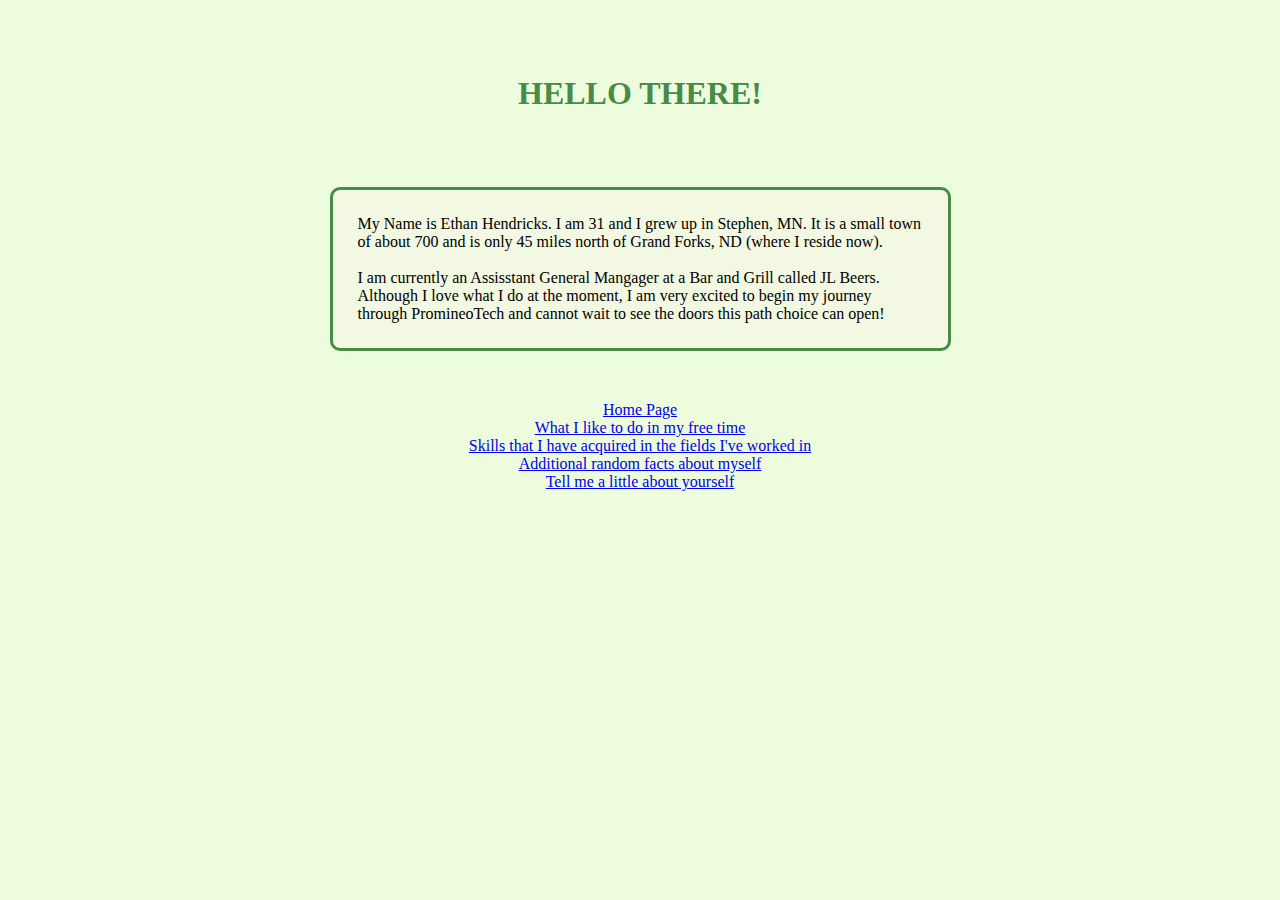
<file: Week-2/index.html>
<!DOCTYPE html>
<html lang="en">
    <head>
        <meta charset="UTF-8">
        <meta name="viewport" content="width=device-width, initial-scale=1.0">
        <title>Document</title>

<!-- The link for the exteral CSS stylesheet-->

        <link rel="stylesheet" href="styles.css">
    </head>

<!--I decided to use this assignment as a 'Get to know me' page-->
<!--This page is used primarly as a friendly greeting to the user-->

<!--Couple sizes of headers and links to navigate each page here-->
<!--Paragraph tags for this page because I liked the default spacing-->

    <body>
        <h1>HELLO THERE!</h1>

            <!--Added selector for intro text-->

            <div class="main-text">
                My Name is Ethan Hendricks. I am 31 and I grew up in Stephen, MN. 
                It is a small town of about 700 and is only 45 miles north of Grand Forks, ND (where I reside now).<br><br>
                I am currently an Assisstant General Mangager at a Bar and Grill called JL Beers. Although 
                I love what I do at the moment, I am very excited to begin my journey through PromineoTech 
                and cannot wait to see the doors this path choice can open!
            </div>

<!--A few links down below to move from page to page and learn a little bit about me-->

        <!--Added selector for links-->
        
        <div class="link-text">
            <a href="index.html">Home Page</a><br>
            <a href="page1.html">What I like to do in my free time</a><br>
            <a href="page2.html">Skills that I have acquired in the fields I've worked in</a><br>
            <a href="page3.html">Additional random facts about myself</a><br>
            <a href="page4.html">Tell me a little about yourself</a>
        </div>
    </body>
</html>
</file>
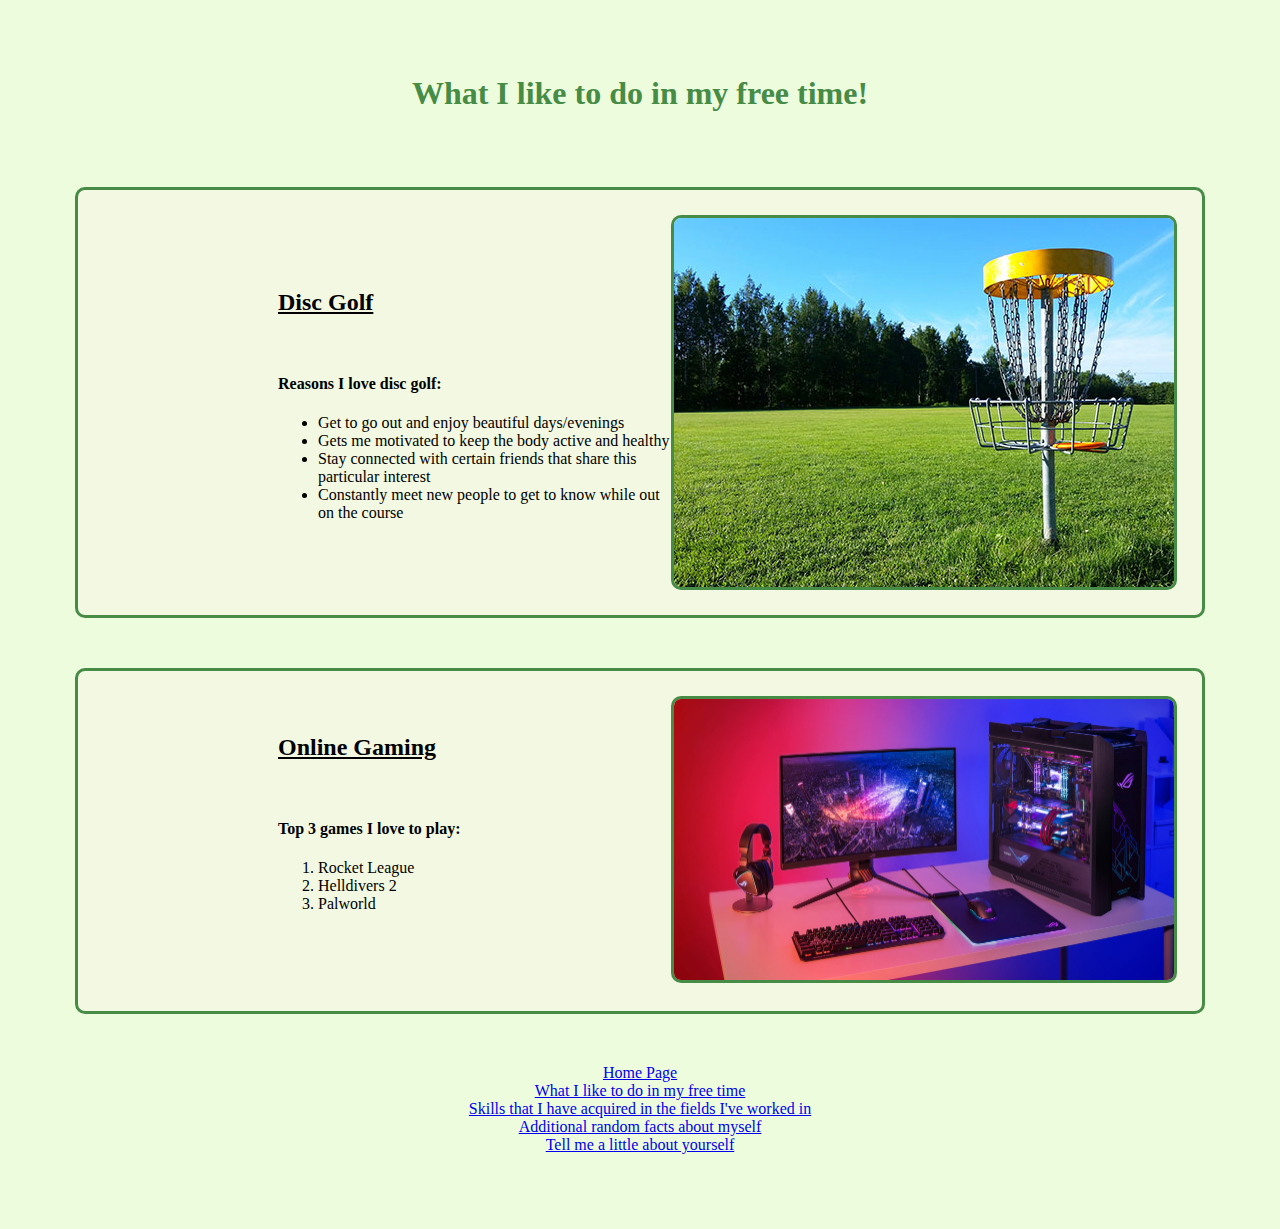
<file: Week-2/page1.html>
<!DOCTYPE html>
<html lang="en">
    <head>
        <meta charset="UTF-8">
        <meta name="viewport" content="width=device-width, initial-scale=1.0">
        <title>Document</title>

<!-- The link for the exteral CSS stylesheet-->

        <link rel="stylesheet" href="styles.css">
    </head>

<!--I used this page to show my favorite pass-times-->
<!--I incorporated a couple section tags on this page to seperate the two different topics-->
<!--I added a couple links for images, adjusted the sizes to preference, and created an alt description if the image failed to work-->
<!--I didn't actually add the images in as a file, I just kept using links from Google-->

    <body>
        <h1>What I like to do in my free time!</h1>

            <!--Added selector for first image float attempt-->
            <!--Each of the images in this page are set to float right-->

            <div id="first-content">
                <img src="Images/Disc-Golf.jpg" id="image-border" width="500" alt="An image of a disc golf basket in a field"><br><br><br>
                <h2><u>Disc Golf</u></h2><br>
                <h4>Reasons I love disc golf:</h4>

<!--Created an unorded list-->

                <ul>
                    <li>Get to go out and enjoy beautiful days/evenings</li>
                    <li>Gets me motivated to keep the body active and healthy</li>
                    <li>Stay connected with certain friends that share this particular interest</li>
                    <li>Constantly meet new people to get to know while out on the course</li>
                </ul>
            </div>

            <!--Added selector for second image float attempt-->

        <div id="second-content">
            <img src="Images/PC.jpg" id="image-border" width="500" alt="An image of a gaming PC setup"><br>
            <h2><u>Online Gaming</u></h2><br>
            <h4>Top 3 games I love to play:</h4>

<!--Created the ordered list to depict a rating for the games I play-->

            <ol>
                <li>Rocket League</li>
                <li>Helldivers 2</li>
                <li>Palworld</li>
            </ol>
        </div>

<!--More links with the selector to travese around-->

        <div class="link-text">
            <a href="index.html">Home Page</a><br>
            <a href="page1.html">What I like to do in my free time</a><br>
            <a href="page2.html">Skills that I have acquired in the fields I've worked in</a><br>
            <a href="page3.html">Additional random facts about myself</a><br>
            <a href="page4.html">Tell me a little about yourself</a>
        </div>
    </body>
</html>
</file>
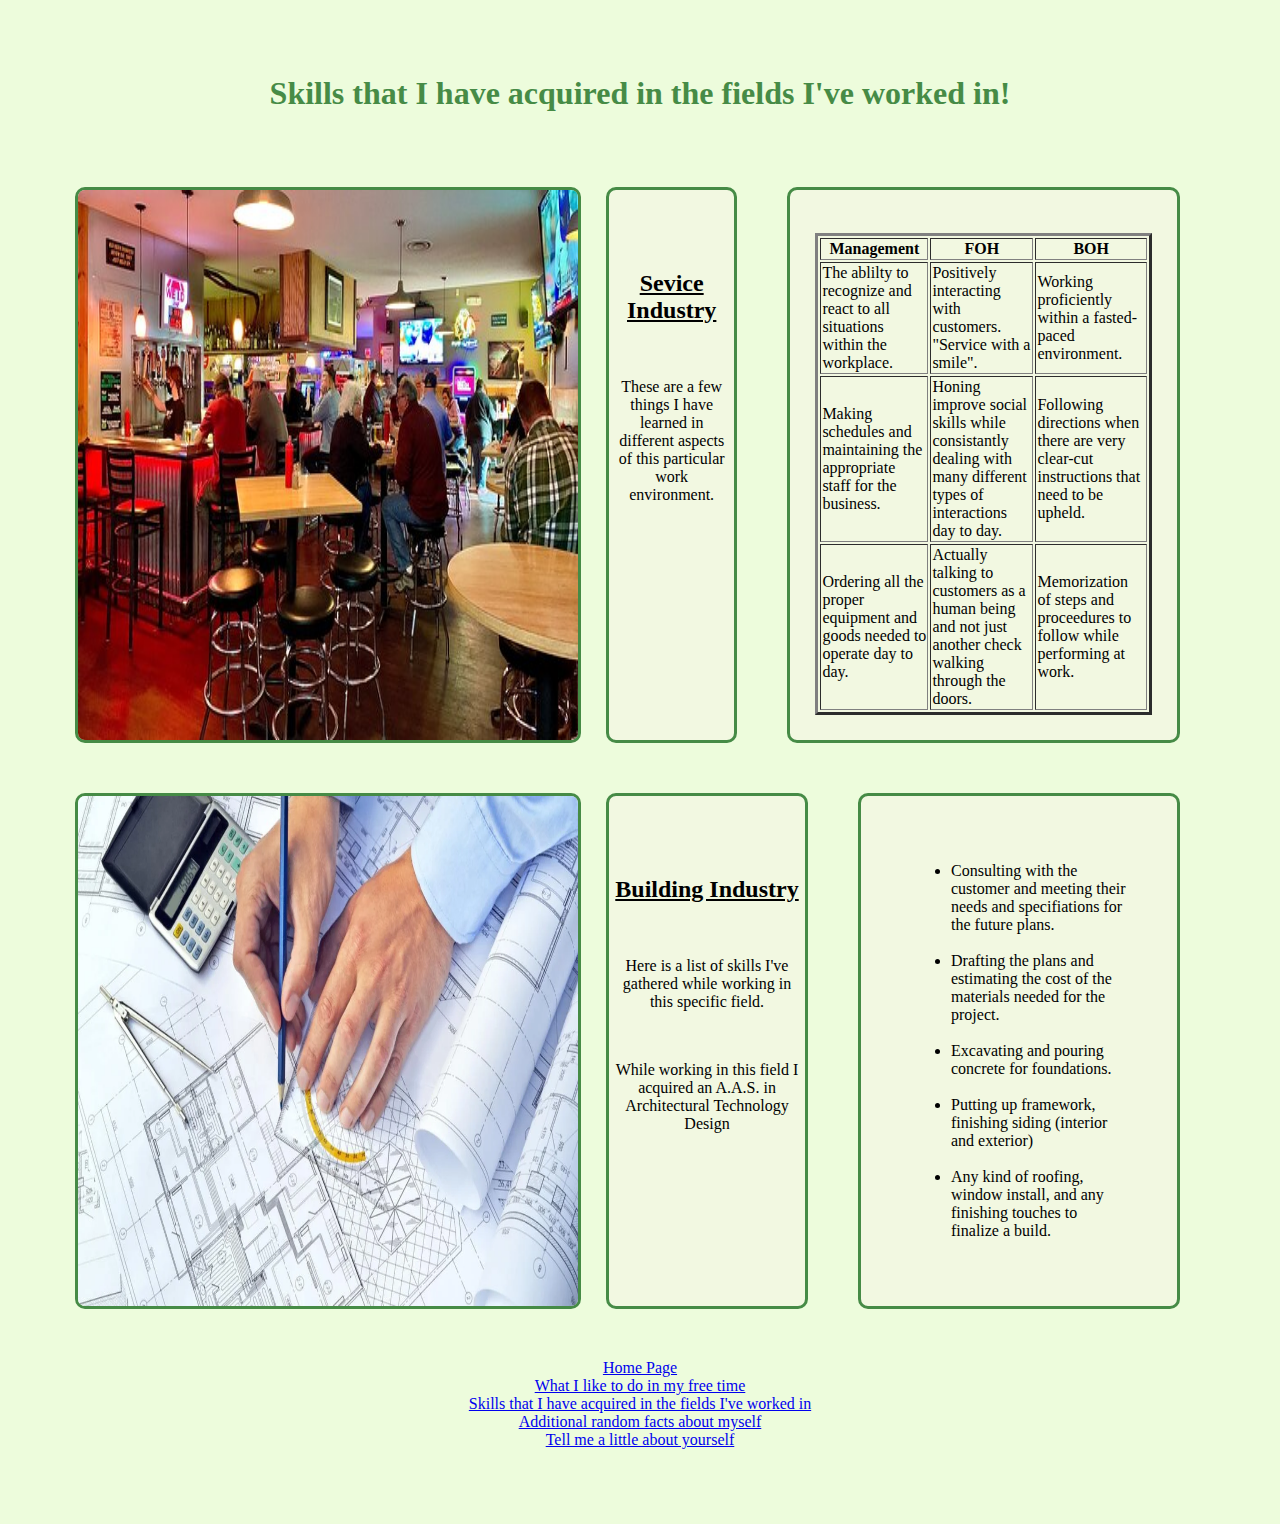
<file: Week-2/page2.html>
<!DOCTYPE html>
<html lang="en">
    <head>
        <meta charset="UTF-8">
        <meta name="viewport" content="width=device-width, initial-scale=1.0">
        <title>Document</title>

<!-- The link for the exteral CSS stylesheet-->

        <link rel="stylesheet" href="styles.css">
    </head>

<!--Used this page to show skills I have-->
<!--Used section tags for the two different topics-->

    <body>
        <h1>Skills that I have acquired in the fields I've worked in!</h1>

        <!--Using a 'conatiner' class to organize everything across the webpage that is 'sevice industry' related-->
        <div class="container">

            <!--The first id selector I used for the remaining images-->

                <img src="Images/Bar Scene.jpg" id="image-border" width="500" alt="An image of a standard bar and grill">
            
            <!--Entering another class to add borders for each element in this 'container'-->
            
            <div class="service-text">
                <h2><u>Sevice Industry</u></h2><br>
                <p>These are a few things I have learned in different aspects of this particular work environment.</p>
            </div>

<!--Created a table with one header row and three data rows-->

            <div class="service">    
                <table border="3">
                    <tr>
                        <th>Management</th>
                        <th>FOH</th>
                        <th>BOH</th><br>
                    </tr>  
                    <tr>
                        <td>The ablilty to recognize and react to all situations within the workplace.</td>
                        <td>Positively interacting with customers. "Service with a smile".</td>
                        <td>Working proficiently within a fasted-paced environment.</td>
                    </tr>    
                    <tr>
                        <td>Making schedules and maintaining the appropriate staff for the business.</td>
                        <td>Honing improve social skills while consistantly dealing with many different types of interactions day to day. </td>
                        <td>Following directions when there are very clear-cut instructions that need to be upheld.</td>
                    </tr>
                    <tr>
                        <td>Ordering all the proper equipment and goods needed to operate day to day.</td>
                        <td>Actually talking to customers as a human being and not just another check walking through the doors.</td>
                        <td>Memorization of steps and proceedures to follow while performing at work.</td>
                    </tr>
                </table>
            </div>
        </div>

<!--Another unorded list here-->

        <!--The start to the other container-->

        <div class="container">

            <!--Cont. to use class and id selectors-->

                <img id="image-border" src="Images/Building-Plans.webp" width="500" alt="An image of building blueprints">
            <div class="service-text">
                <h2><u>Building Industry</u></h2><br>
                <p>Here is a list of skills I've gathered while working in this specific field.</p><br>
                <p>While working in this field I acquired an A.A.S. in Architectural Technology Design</p>
            </div>
            <div class="building-text">
                <ul>
                    <li>Consulting with the customer and meeting their needs and specifiations for the future plans.</li><br>
                    <li>Drafting the plans and estimating the cost of the materials needed for the project.</li><br>
                    <li>Excavating and pouring concrete for foundations.</li><br>
                    <li>Putting up framework, finishing siding (interior and exterior)</li><br>
                    <li>Any kind of roofing, window install, and any finishing touches to finalize a build.</li>
                </ul>
            
            </div>
        </div>

<!--More links with the selector-->

        <div class="link-text">
            <a href="index.html">Home Page</a><br>
            <a href="page1.html">What I like to do in my free time</a><br>
            <a href="page2.html">Skills that I have acquired in the fields I've worked in</a><br>
            <a href="page3.html">Additional random facts about myself</a><br>
            <a href="page4.html">Tell me a little about yourself</a>
        </div>
    </body>
</html>
</file>
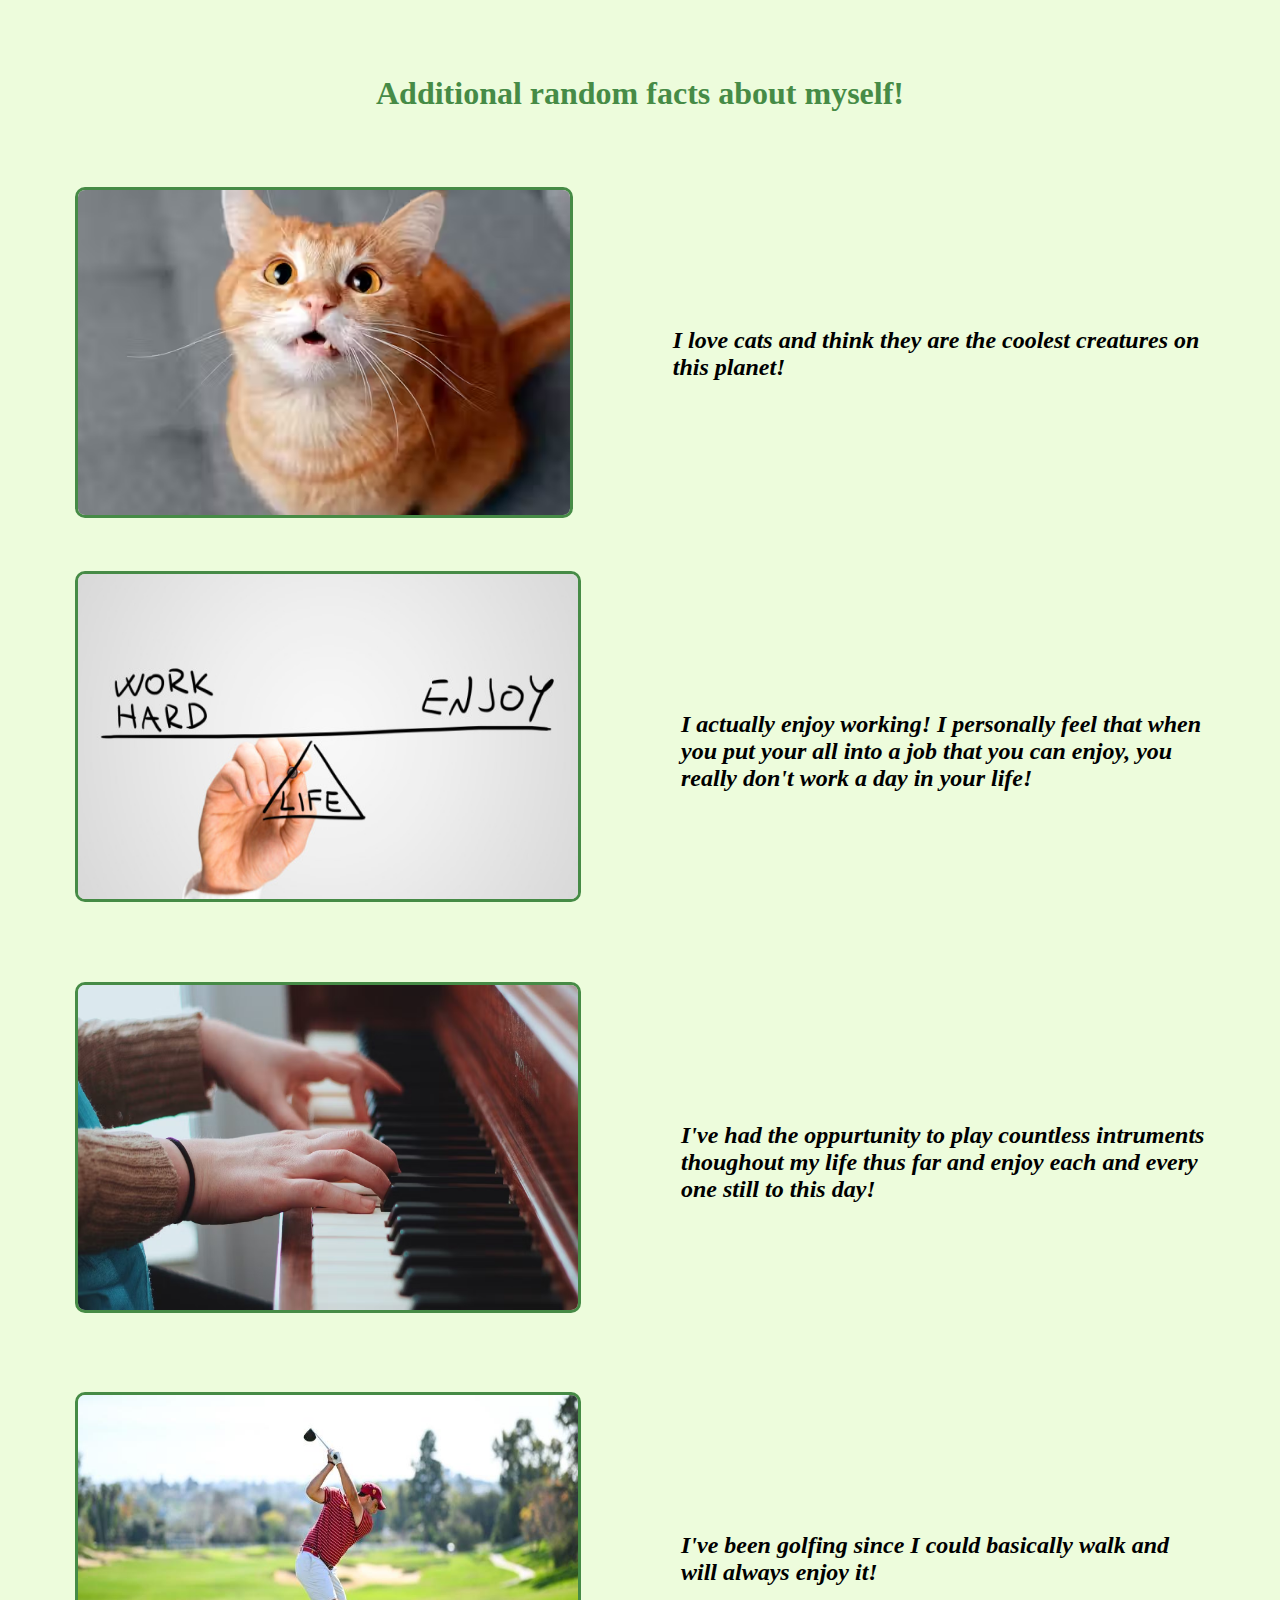
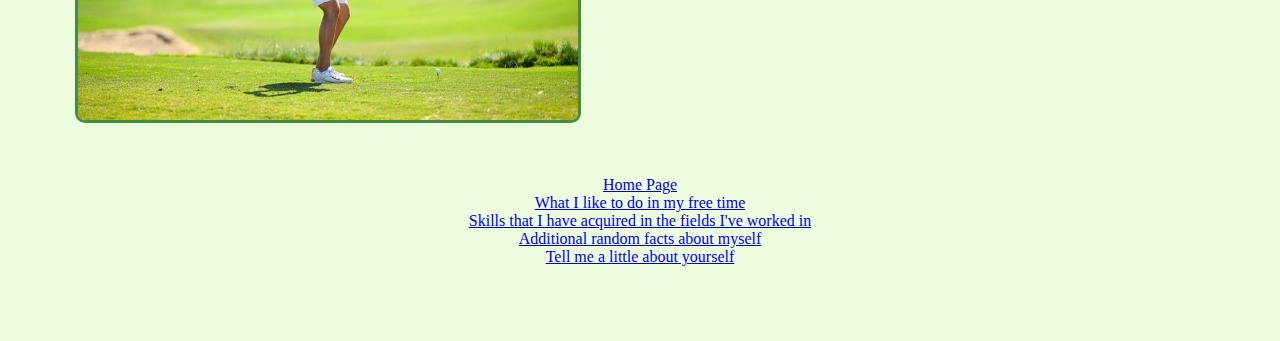
<file: Week-2/page3.html>
<!DOCTYPE html>
<html lang="en">
    <head>
        <meta charset="UTF-8">
        <meta name="viewport" content="width=device-width, initial-scale=1.0">
        <title>Document</title>

<!-- The link for the exteral CSS stylesheet-->

        <link rel="stylesheet" href="styles.css">
    </head>

<!--I used this page to share some more random facts about me-->
<!--This page I didn't do anything different for the assignment really-->
<!--More section tags-->

    <body>
        <h1>Additional random facts about myself!</h1>

        <!--Another 'container' along with more class and id selectors throughout-->

        <div class="container">
                <img id="image-border" height="325" src="Images/Cat.avif" width="500" alt="An image of a cat">
                <h2 id="random-text"><i>I love cats and think they are the coolest creatures on this planet!</i></h2>
        </div>
        <div class="container">    
                <img id="image-border" height="325" src="Images/Life-Scale.jpg" width="500" alt="An image depicting the balance of work and life">
                <h2 id="random-text"><i>I actually enjoy working! I personally feel that when you put your all into a job that you can enjoy, you really don't work a day in your life!</i></h2>
        </div>
        <div class="container">
                <img id="image-border" height="325" src="Images/Piano.jpg" width="500" alt="An image of a piano">
                <h2 id="random-text"><i>I've had the oppurtunity to play countless intruments thoughout my life thus far and enjoy each and every one still to this day!</i></h2>
        </div>
        <div class="container">
                <img id="image-border" height="325" src="Images/Golf.jpg" width="500" alt="An image of a golfer">
                <h2 id="random-text"><i>I've been golfing since I could basically walk and will always enjoy it!</i></h2>
        </div>

<!--More links with selector-->

        <div class="link-text">
            <a href="index.html">Home Page</a><br>
            <a href="page1.html">What I like to do in my free time</a><br>
            <a href="page2.html">Skills that I have acquired in the fields I've worked in</a><br>
            <a href="page3.html">Additional random facts about myself</a><br>
            <a href="page4.html">Tell me a little about yourself</a>
        </div>
    </body>
</html>
</file>
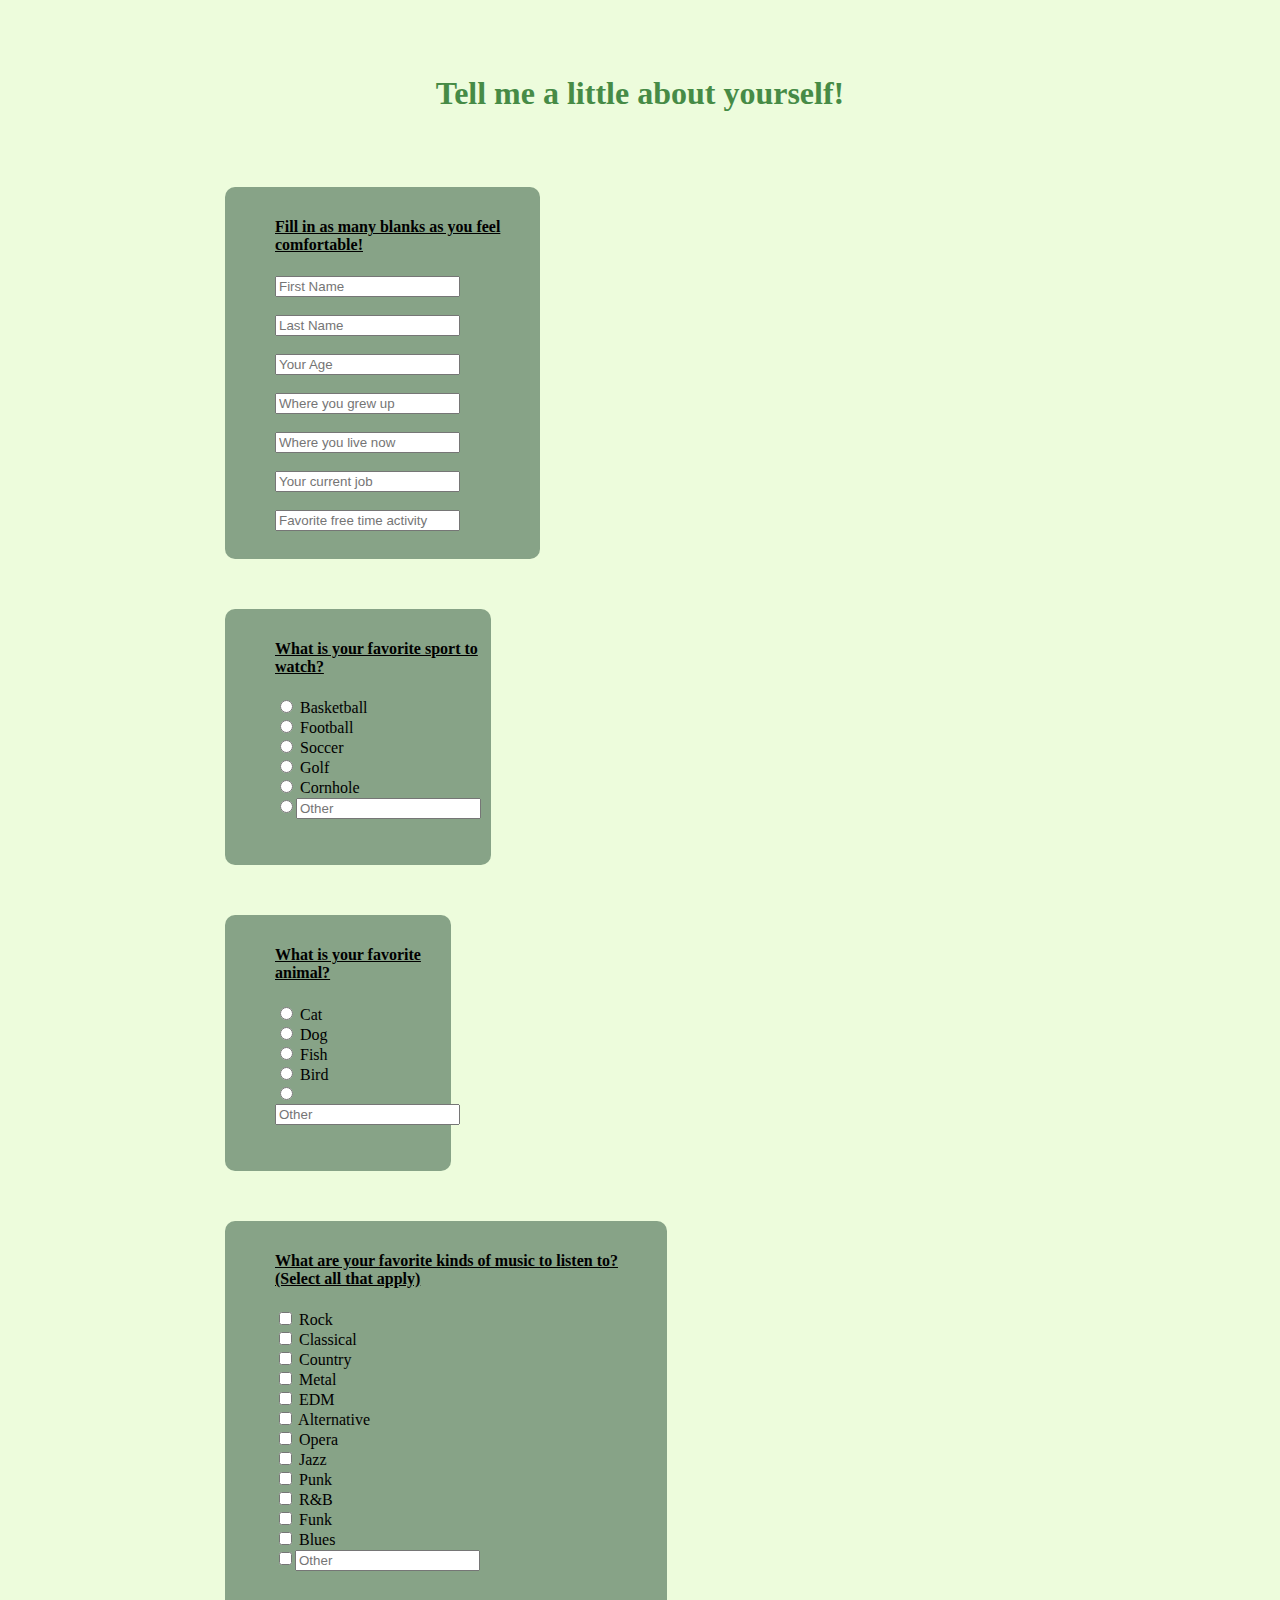
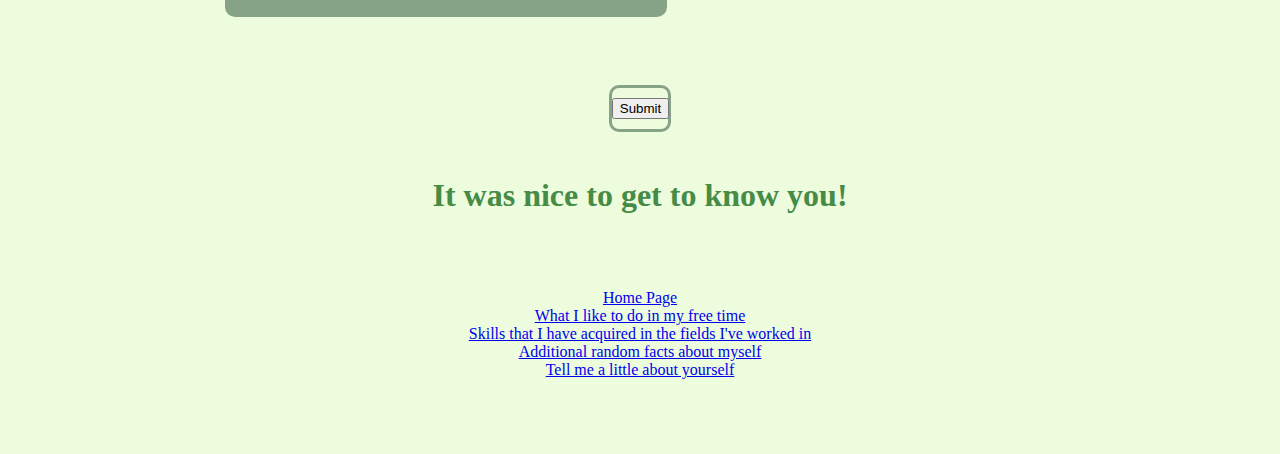
<file: Week-2/page4.html>
<!DOCTYPE html>
<html lang="en">
    <head>
        <meta charset="UTF-8">
        <meta name="viewport" content="width=device-width, initial-scale=1.0">
        <title>Document</title>

<!-- The link for the exteral CSS stylesheet-->

        <link rel="stylesheet" href="styles.css">
    </head>

<!--This page was used to get to know the consumers a little bit-->

    <body>
        <h1>Tell me a little about yourself!</h1>

<!--A text insert form-->

        <!--Added thicker margins-->

        <div class="form-page">

            <!--Added a borderless background for these answer boxes-->

            <form id="form-question-1">
                <h4><u>Fill in as many blanks as you feel comfortable!</u></h4>
                <input type="text" name="FirtName" placeholder="First Name"><br><br>
                <input type="text" name="LastName" placeholder="Last Name"><br><br>
                <input type="text" name="Age" placeholder="Your Age"><br><br>
                <input type="text" name="FromLocation" placeholder="Where you grew up"><br><br>
                <input type="text" name="AtLocation" placeholder="Where you live now"><br><br>
                <input type="text" name="Profession" placeholder="Your current job"><br><br>
                <input type="text" name="PassTime" placeholder="Favorite free time activity"><br><br>
            </form>

<!--A couple of radio type form-->

            <form id="form-question-2">
                <h4><u>What is your favorite sport to watch?</u></h4>
                    <input type="radio" name="Sport" value="Basketball"> Basketball<br>
                    <input type="radio" name="Sport" value="Football"> Football<br>
                    <input type="radio" name="Sport" value="Soccer"> Soccer<br>
                    <input type="radio" name="Sport" value="Golf"> Golf<br>
                    <input type="radio" name="Sport" value="Cornhole"> Cornhole<br>
                    <input type="radio" name="Sport" value="Other"><input type="text" name="OtherSport" placeholder="Other"><br><br><br>
            </form>
            <form id="form-question-3">    
                    <h4><u>What is your favorite animal?</u></h4>
                    <input type="radio" name="Animal" value="Cat"> Cat<br>
                    <input type="radio" name="Animal" value="Dog"> Dog<br>
                    <input type="radio" name="Animal" value="Fish"> Fish<br>
                    <input type="radio" name="Animal" value="Bird"> Bird<br>
                    <input type="radio" name="Animal" value="Other"><input type="text" name="OtherAnimal" placeholder="Other"><br><br><br>
            </form>    

<!--I added a multiple checkbox form here just to switch it up using something different-->

            <form id="form-question-4">    
                <h4><u>What are your favorite kinds of music to listen to? (Select all that apply)</u></h4>
                    <input type="checkbox" name="Music" value="Rock"> Rock<br>
                    <input type="checkbox" name="Music" value="Classical"> Classical<br>
                    <input type="checkbox" name="Music" value="Country"> Country<br>
                    <input type="checkbox" name="Music" value="Metal"> Metal<br>
                    <input type="checkbox" name="Music" value="EDM"> EDM<br>
                    <input type="checkbox" name="Music" value="Alternative"> Alternative<br>
                    <input type="checkbox" name="Music" value="Opera"> Opera<br>
                    <input type="checkbox" name="Music" value="Jazz"> Jazz<br>
                    <input type="checkbox" name="Music" value="Punk"> Punk<br>
                    <input type="checkbox" name="Music" value="R&B"> R&B<br>
                    <input type="checkbox" name="Music" value="Funk"> Funk<br>
                    <input type="checkbox" name="Music" value="Blues"> Blues<br>
                    <input type="checkbox" name="Music" value="Other"><input type="text" name="OtherMusic" placeholder="Other"><br><br><br>
            </form>        

<!--The submit button-->

            <br>
        </div>

            <!--Added small border to make submit button pop-->

                <div id="submit">
                    <input type="submit" value="Submit">
                </div>
        <h1>It was nice to get to know you!</h1>

<!--More links and selector-->

        <div class="link-text">
            <a href="index.html">Home Page</a><br>
            <a href="page1.html">What I like to do in my free time</a><br>
            <a href="page2.html">Skills that I have acquired in the fields I've worked in</a><br>
            <a href="page3.html">Additional random facts about myself</a><br>
            <a href="page4.html">Tell me a little about yourself</a>
        </div>
    </body>
</html>
</file>
<file: Week-2/styles.css>
/* This is my external styles sheet--*/

/*--------------------------------------------------------------------------------------------------------*/
/*--------------------------------------------------------------------------------------------------------*/

/* These are all my Element Selectors--*/

/*--------------------------------------------------------------------------------------------------------*/
/*--------------------------------------------------------------------------------------------------------*/

html {
    font-family: Georgia, 'Times New Roman', Times, serif;
    background-color: rgb(237, 252, 220)
}

body {
    margin: 75px;
}

h1 {
    text-align: center;
    margin-top: 45px;
    margin-bottom: 75px;
    color:rgb(70, 139, 70);
}

img {
    float: right;
}

/*--------------------------------------------------------------------------------------------------------*/
/*--------------------------------------------------------------------------------------------------------*/

/* These are my Custom Class Selectors--*/

/*--------------------------------------------------------------------------------------------------------*/
/*--------------------------------------------------------------------------------------------------------*/

.link-text {
    text-align: center;
    margin-top: 50px;
}

.container {
    display: flex;
    margin-bottom: 50px;
}

/* For index.html--*/

.main-text {
    background-color: rgb(242, 248, 225);
    border: solid rgb(70, 139, 70);
    border-radius: 10px;
    padding: 25px 25px;
    width: 50%;
    text-justify: center;
    margin: auto;
}

/* For page2.html--*/

.service {
    padding: 25px;
    background-color: rgb(242, 248, 225);
    border: solid rgb(70, 139, 70);
    border-radius: 10px;
    margin: 0px 25px;
}

.service-text {
    padding: 60px 5px;
    background-color: rgb(242, 248, 225);
    border: solid rgb(70, 139, 70);
    border-radius: 10px;
    margin: 0px 25px;
    text-align: center;
}

.building-text {
    padding: 50px;
    background-color: rgb(242, 248, 225);
    border: solid rgb(70, 139, 70);
    border-radius: 10px;
    margin: 0px 25px;
    text-align: left;
}

/* For page4.html--*/

.form-page {
    margin-left: 150px;
}

/*--------------------------------------------------------------------------------------------------------*/
/*--------------------------------------------------------------------------------------------------------*/

/* These are my Custom ID Selectors*/

/*--------------------------------------------------------------------------------------------------------*/
/*--------------------------------------------------------------------------------------------------------*/

#image-border {
    border: solid rgb(70, 139, 70);
    border-radius: 10px;
}

/* Selectors for page1.html--*/

#first-content {
    height: 375px;
    padding: 25px 25px 25px 200px;
    background-color: rgb(242, 248, 225);
    border: solid rgb(70, 139, 70);
    border-radius: 10px;
}

#second-content {
    height: 290px;
    padding: 25px 25px 25px 200px;
    background-color: rgb(242, 248, 225);
    border: solid rgb(70, 139, 70);
    border-radius: 10px;
    margin-top: 50px;
}

/* For page3.html--*/

#random-text {
    margin-left: 50px;
    padding: 120px 0px 120px 50px;
}

/* For page4.html--*/

#form-question-1 {
    background-color: rgb(135, 163, 135);
    border-radius: 10px;
    width: 27%;
    padding: 10px 0px 10px 50px;
    margin-bottom: 50px;
}

#form-question-2 {
    background-color: rgb(135, 163, 135);
    border-radius: 10px;
    width: 22%;
    padding: 10px 0px 10px 50px;
    margin-bottom: 50px;
}

#form-question-3 {
    background-color: rgb(135, 163, 135);
    border-radius: 10px;
    width: 18%;
    padding: 10px 0px 10px 50px;
    margin-bottom: 50px;
}

#form-question-4 {
    background-color: rgb(135, 163, 135);
    border-radius: 10px;
    width: 40%;
    padding: 10px 0px 10px 50px;
    margin-bottom: 50px;
}

#submit {
    margin: auto;
    text-align: center;
    border: solid rgb(135, 163, 135);
    border-radius: 10px;
    width: 5%;
    padding: 10px 0px;
}
</file>
